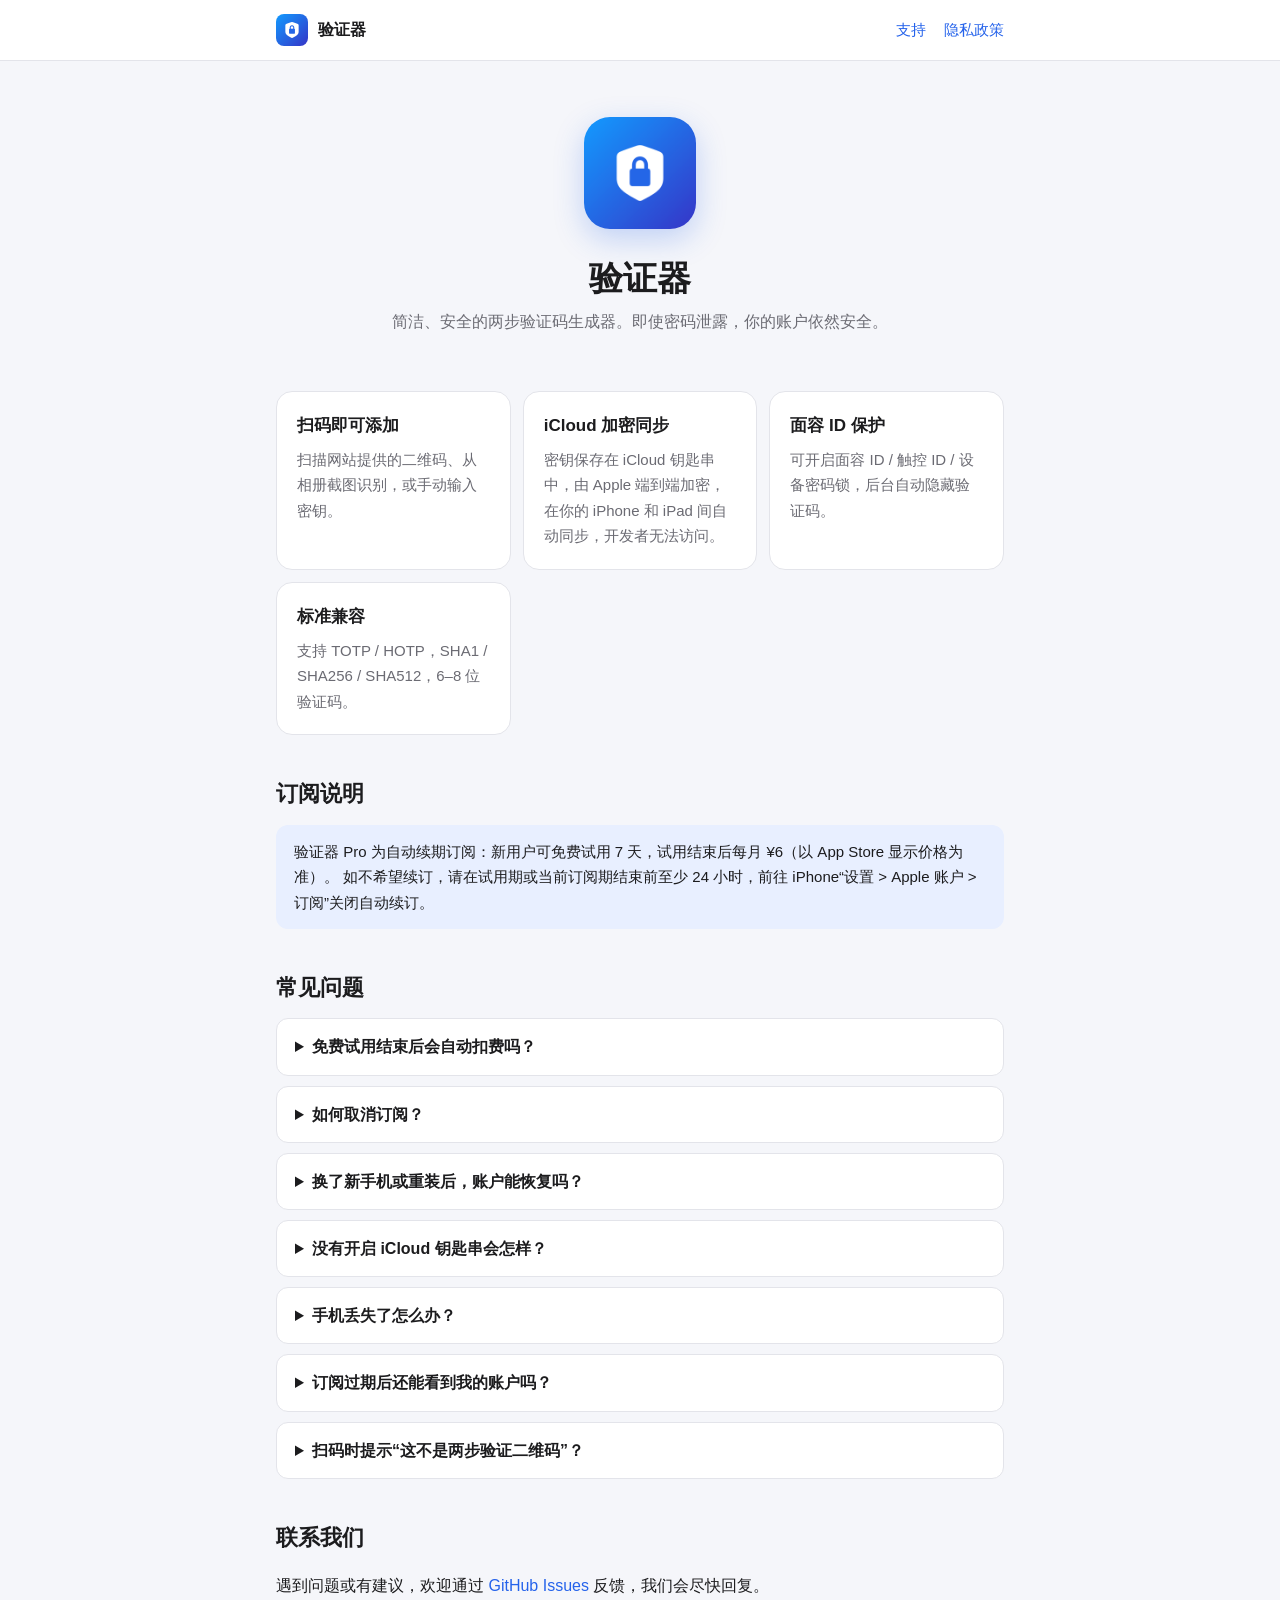
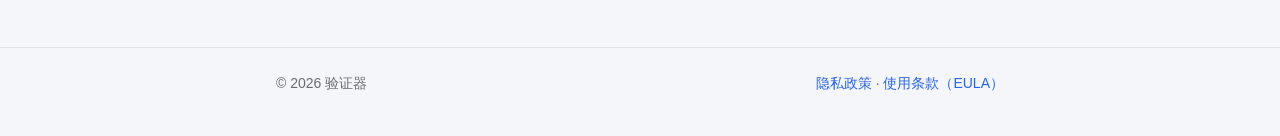
<file: index.html>
<!DOCTYPE html>
<html lang="zh-Hans">
<head>
  <meta charset="utf-8">
  <meta name="viewport" content="width=device-width, initial-scale=1">
  <title>验证器 - 安全的两步验证码生成器</title>
  <meta name="description" content="验证器是一款简洁、安全的 iOS 两步验证（2FA）应用，密钥通过 iCloud 钥匙串端到端加密同步，并由面容 ID 保护。">
  <link rel="icon" href="assets/icon.png">
  <link rel="apple-touch-icon" href="assets/icon.png">
  <link rel="stylesheet" href="style.css">
</head>
<body>
  <header class="site">
    <div class="wrap">
      <a class="brand" href="./"><img src="assets/icon.png" alt="">验证器</a>
      <nav class="links">
        <a href="#support">支持</a>
        <a href="privacy.html">隐私政策</a>
      </nav>
    </div>
  </header>

  <main class="wrap">
    <div class="hero">
      <img src="assets/icon.png" alt="验证器图标">
      <h1>验证器</h1>
      <p>简洁、安全的两步验证码生成器。即使密码泄露，你的账户依然安全。</p>
    </div>

    <div class="grid">
      <div class="card">
        <h3>扫码即可添加</h3>
        <p>扫描网站提供的二维码、从相册截图识别，或手动输入密钥。</p>
      </div>
      <div class="card">
        <h3>iCloud 加密同步</h3>
        <p>密钥保存在 iCloud 钥匙串中，由 Apple 端到端加密，在你的 iPhone 和 iPad 间自动同步，开发者无法访问。</p>
      </div>
      <div class="card">
        <h3>面容 ID 保护</h3>
        <p>可开启面容 ID / 触控 ID / 设备密码锁，后台自动隐藏验证码。</p>
      </div>
      <div class="card">
        <h3>标准兼容</h3>
        <p>支持 TOTP / HOTP，SHA1 / SHA256 / SHA512，6–8 位验证码。</p>
      </div>
    </div>

    <section id="subscription">
      <h2>订阅说明</h2>
      <div class="notice">
        验证器 Pro 为自动续期订阅：新用户可免费试用 7 天，试用结束后每月 ¥6（以 App Store 显示价格为准）。
        如不希望续订，请在试用期或当前订阅期结束前至少 24 小时，前往 iPhone“设置 &gt; Apple 账户 &gt; 订阅”关闭自动续订。
      </div>
    </section>

    <section id="support">
      <h2>常见问题</h2>

      <details>
        <summary>免费试用结束后会自动扣费吗？</summary>
        <p>会。开始试用即开通了订阅，若在试用结束前 24 小时内仍未取消，Apple 将按月自动扣费 ¥6。试用期内取消不会产生任何费用，并可继续使用到试用期结束。</p>
      </details>

      <details>
        <summary>如何取消订阅？</summary>
        <ol>
          <li>打开 iPhone 的“设置”App；</li>
          <li>轻点顶部你的名字，进入“订阅”；</li>
          <li>选择“验证器 Pro”，轻点“取消订阅”。</li>
        </ol>
        <p>也可以在验证器的“设置 &gt; 管理订阅”中直接操作。</p>
      </details>

      <details>
        <summary>换了新手机或重装后，账户能恢复吗？</summary>
        <p>可以。账户保存在 iCloud 钥匙串中，只要新设备登录同一 Apple 账户并开启了 iCloud 钥匙串（“设置 &gt; Apple 账户 &gt; iCloud &gt; 密码”），打开验证器后账户会自动出现（首次同步可能需要几分钟，可在列表下拉刷新）。订阅会随 Apple 账户自动恢复，也可点击“恢复购买”。</p>
      </details>

      <details>
        <summary>没有开启 iCloud 钥匙串会怎样？</summary>
        <p>账户仍可正常使用，但只保存在当前设备上，换机时不会自动恢复。你也可以随时通过每个账户的“编辑 &gt; 导出二维码”手动迁移。</p>
      </details>

      <details>
        <summary>手机丢失了怎么办？</summary>
        <p>如果开启了 iCloud 钥匙串，在新设备上登录同一 Apple 账户即可找回所有账户。否则请使用各网站在开启两步验证时提供的“备用码/恢复码”登录，然后重新绑定验证器。</p>
      </details>

      <details>
        <summary>订阅过期后还能看到我的账户吗？</summary>
        <p>订阅过期后无法查看验证码，但你仍然可以在订阅页面点击“导出账户”，把账户迁移到其他验证器应用，数据不会被锁住。</p>
      </details>

      <details>
        <summary>扫码时提示“这不是两步验证二维码”？</summary>
        <p>验证器支持标准的 otpauth:// 二维码。请确认扫描的是网站“身份验证器应用 / Authenticator App”选项下显示的二维码，而不是登录二维码或短信验证。</p>
      </details>
    </section>

    <section id="contact">
      <h2>联系我们</h2>
      <p>遇到问题或有建议，欢迎通过
        <a href="https://github.com/YPLiang19/auth-app-privacy-policy/issues">GitHub Issues</a>
        反馈，我们会尽快回复。</p>
    </section>
  </main>

  <footer class="site">
    <div class="wrap">
      <span>© 2026 验证器</span>
      <span>
        <a href="privacy.html">隐私政策</a> ·
        <a href="https://www.apple.com/legal/internet-services/itunes/dev/stdeula/">使用条款（EULA）</a>
      </span>
    </div>
  </footer>
</body>
</html>
</file>
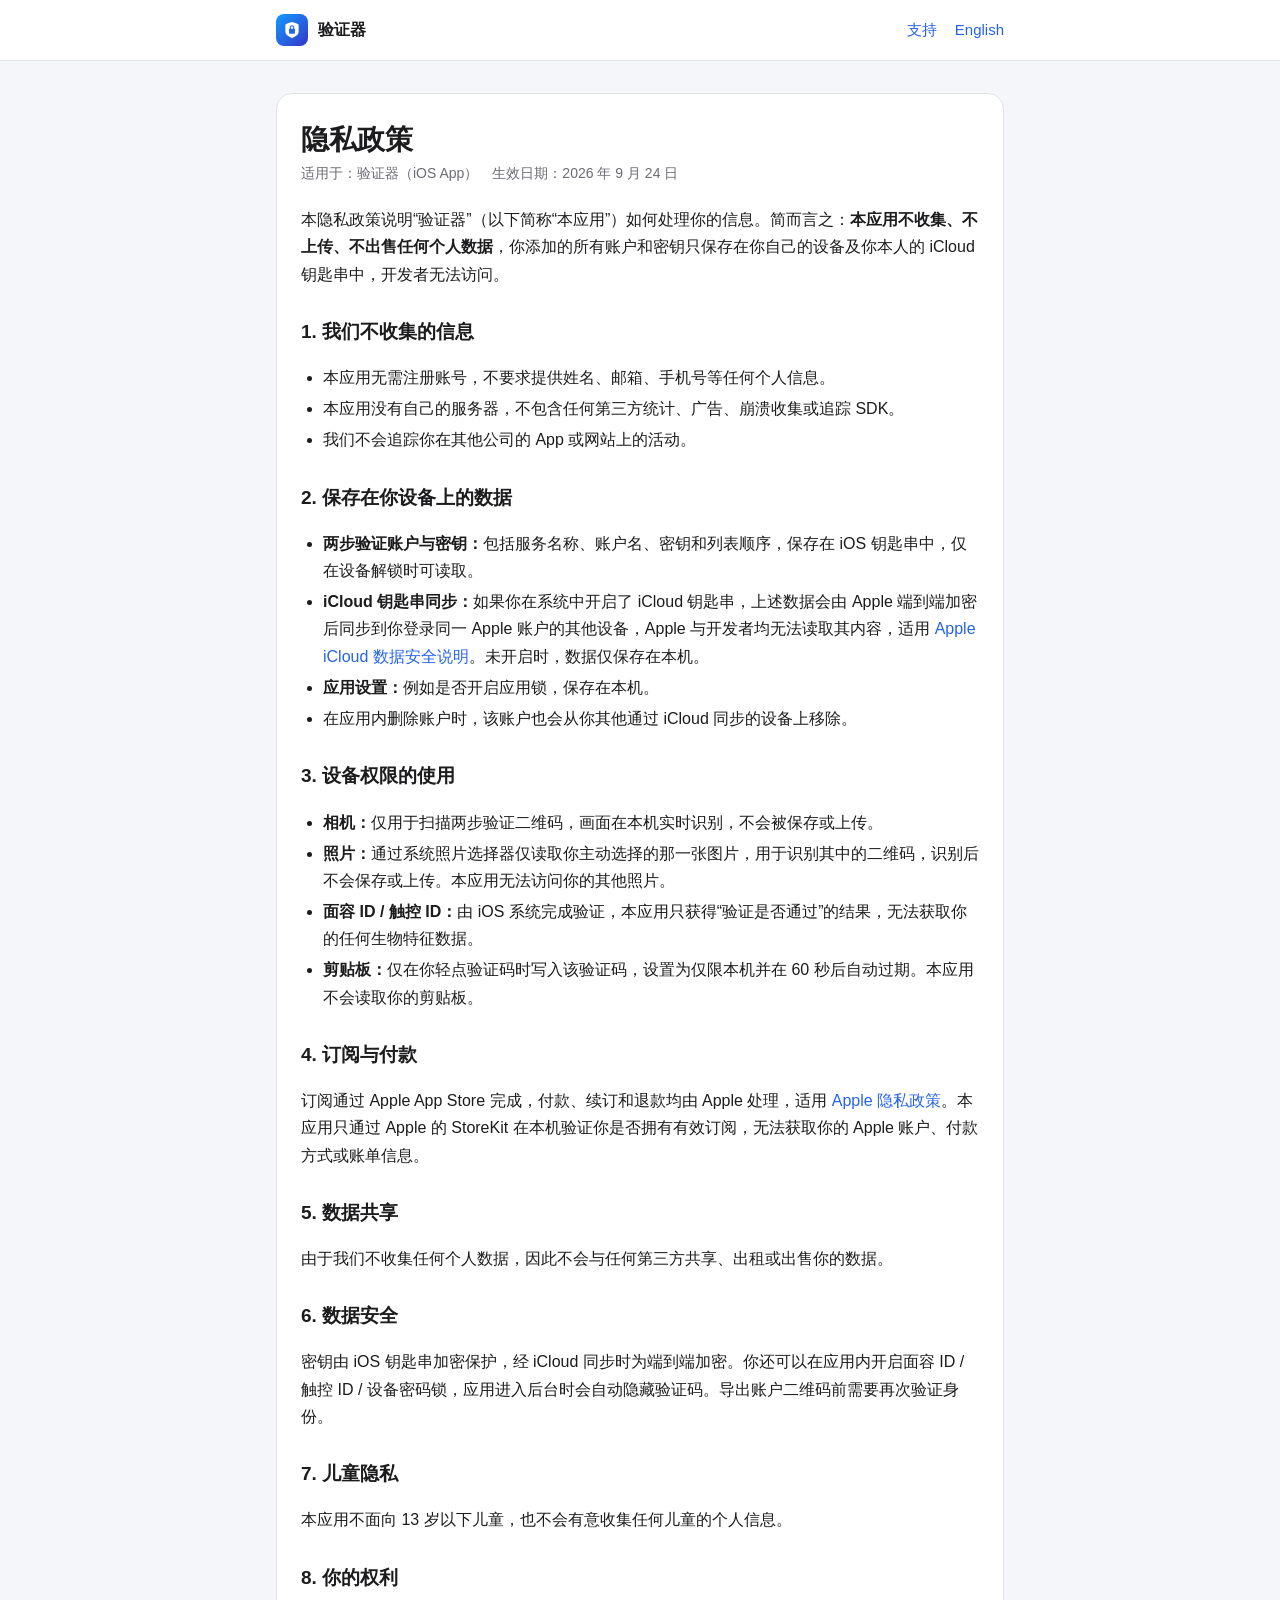
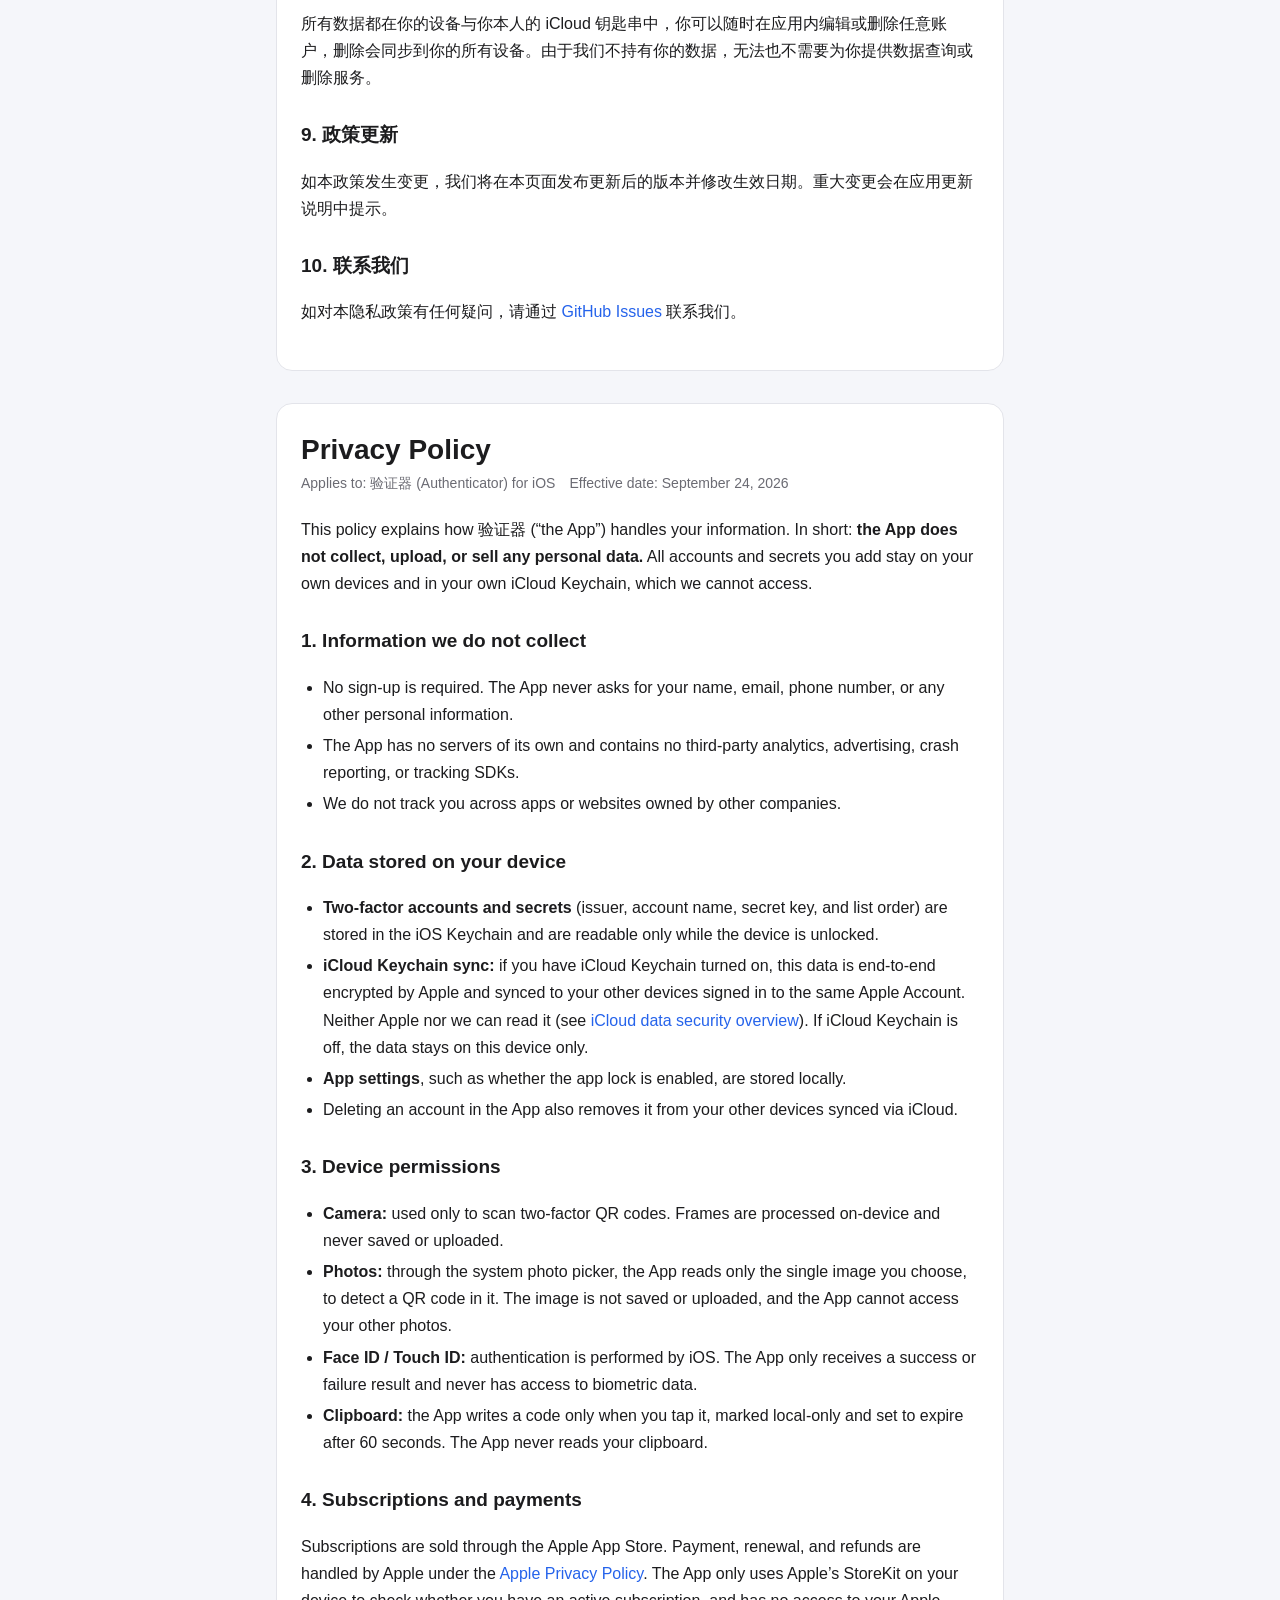
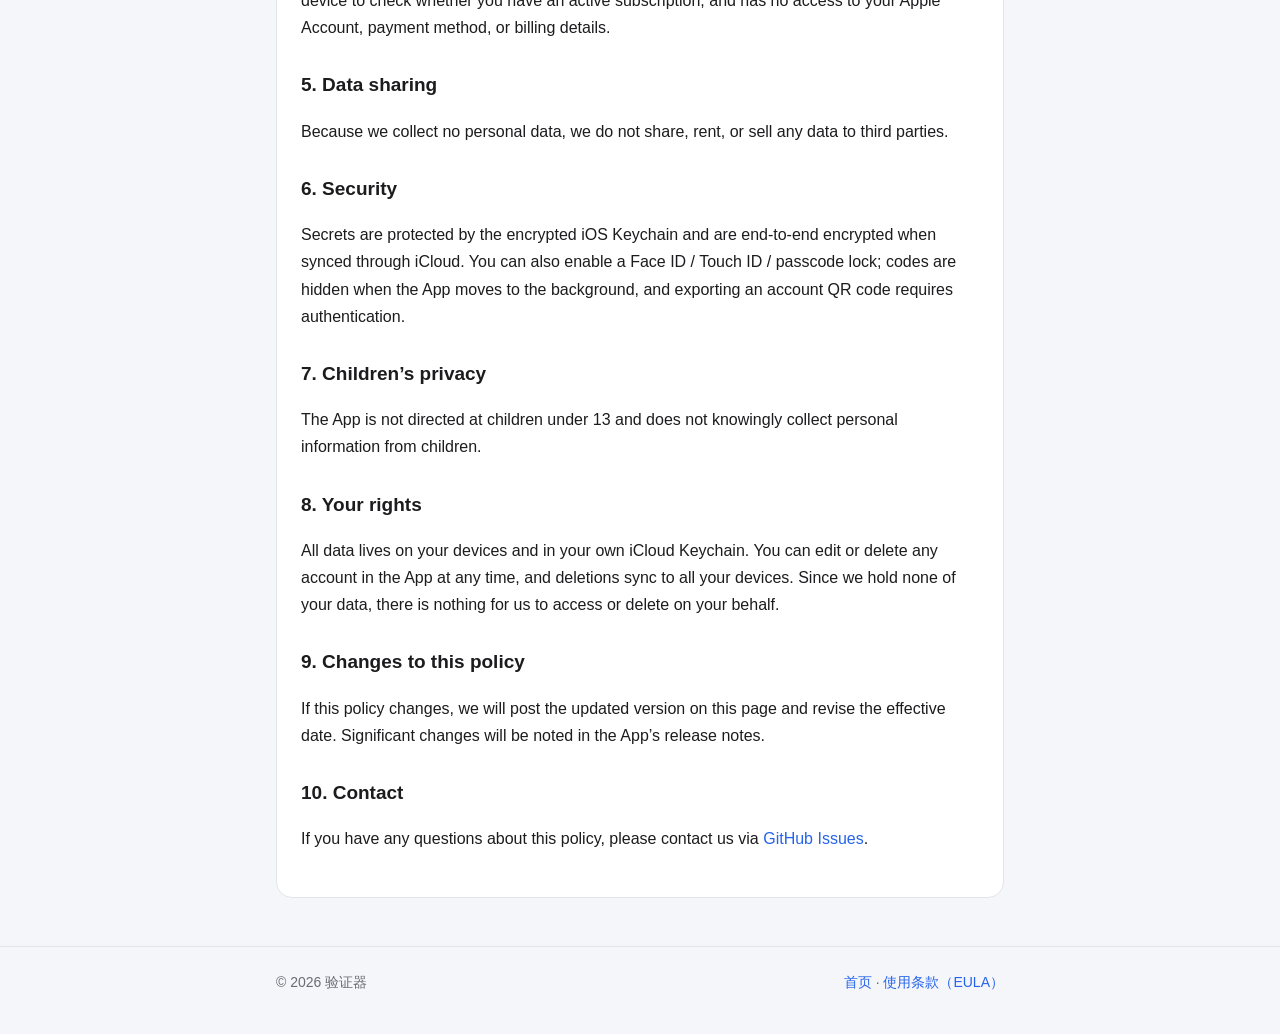
<file: privacy.html>
<!DOCTYPE html>
<html lang="zh-Hans">
<head>
  <meta charset="utf-8">
  <meta name="viewport" content="width=device-width, initial-scale=1">
  <title>隐私政策 - 验证器</title>
  <meta name="description" content="验证器（iOS 两步验证应用）隐私政策：我们不收集任何个人数据，密钥仅保存在你的设备与你自己的 iCloud 钥匙串中。">
  <link rel="icon" href="assets/icon.png">
  <link rel="stylesheet" href="style.css">
</head>
<body>
  <header class="site">
    <div class="wrap">
      <a class="brand" href="./"><img src="assets/icon.png" alt="">验证器</a>
      <nav class="links">
        <a href="./#support">支持</a>
        <a href="#en">English</a>
      </nav>
    </div>
  </header>

  <main class="wrap">
    <article class="doc" id="zh">
      <h1>隐私政策</h1>
      <p class="meta">适用于：验证器（iOS App）　生效日期：2026 年 9 月 24 日</p>

      <p>本隐私政策说明“验证器”（以下简称“本应用”）如何处理你的信息。简而言之：<strong>本应用不收集、不上传、不出售任何个人数据</strong>，你添加的所有账户和密钥只保存在你自己的设备及你本人的 iCloud 钥匙串中，开发者无法访问。</p>

      <h2>1. 我们不收集的信息</h2>
      <ul>
        <li>本应用无需注册账号，不要求提供姓名、邮箱、手机号等任何个人信息。</li>
        <li>本应用没有自己的服务器，不包含任何第三方统计、广告、崩溃收集或追踪 SDK。</li>
        <li>我们不会追踪你在其他公司的 App 或网站上的活动。</li>
      </ul>

      <h2>2. 保存在你设备上的数据</h2>
      <ul>
        <li><strong>两步验证账户与密钥：</strong>包括服务名称、账户名、密钥和列表顺序，保存在 iOS 钥匙串中，仅在设备解锁时可读取。</li>
        <li><strong>iCloud 钥匙串同步：</strong>如果你在系统中开启了 iCloud 钥匙串，上述数据会由 Apple 端到端加密后同步到你登录同一 Apple 账户的其他设备，Apple 与开发者均无法读取其内容，适用 <a href="https://support.apple.com/zh-cn/102651">Apple iCloud 数据安全说明</a>。未开启时，数据仅保存在本机。</li>
        <li><strong>应用设置：</strong>例如是否开启应用锁，保存在本机。</li>
        <li>在应用内删除账户时，该账户也会从你其他通过 iCloud 同步的设备上移除。</li>
      </ul>

      <h2>3. 设备权限的使用</h2>
      <ul>
        <li><strong>相机：</strong>仅用于扫描两步验证二维码，画面在本机实时识别，不会被保存或上传。</li>
        <li><strong>照片：</strong>通过系统照片选择器仅读取你主动选择的那一张图片，用于识别其中的二维码，识别后不会保存或上传。本应用无法访问你的其他照片。</li>
        <li><strong>面容 ID / 触控 ID：</strong>由 iOS 系统完成验证，本应用只获得“验证是否通过”的结果，无法获取你的任何生物特征数据。</li>
        <li><strong>剪贴板：</strong>仅在你轻点验证码时写入该验证码，设置为仅限本机并在 60 秒后自动过期。本应用不会读取你的剪贴板。</li>
      </ul>

      <h2>4. 订阅与付款</h2>
      <p>订阅通过 Apple App Store 完成，付款、续订和退款均由 Apple 处理，适用 <a href="https://www.apple.com/legal/privacy/">Apple 隐私政策</a>。本应用只通过 Apple 的 StoreKit 在本机验证你是否拥有有效订阅，无法获取你的 Apple 账户、付款方式或账单信息。</p>

      <h2>5. 数据共享</h2>
      <p>由于我们不收集任何个人数据，因此不会与任何第三方共享、出租或出售你的数据。</p>

      <h2>6. 数据安全</h2>
      <p>密钥由 iOS 钥匙串加密保护，经 iCloud 同步时为端到端加密。你还可以在应用内开启面容 ID / 触控 ID / 设备密码锁，应用进入后台时会自动隐藏验证码。导出账户二维码前需要再次验证身份。</p>

      <h2>7. 儿童隐私</h2>
      <p>本应用不面向 13 岁以下儿童，也不会有意收集任何儿童的个人信息。</p>

      <h2>8. 你的权利</h2>
      <p>所有数据都在你的设备与你本人的 iCloud 钥匙串中，你可以随时在应用内编辑或删除任意账户，删除会同步到你的所有设备。由于我们不持有你的数据，无法也不需要为你提供数据查询或删除服务。</p>

      <h2>9. 政策更新</h2>
      <p>如本政策发生变更，我们将在本页面发布更新后的版本并修改生效日期。重大变更会在应用更新说明中提示。</p>

      <h2>10. 联系我们</h2>
      <p>如对本隐私政策有任何疑问，请通过 <a href="https://github.com/YPLiang19/auth-app-privacy-policy/issues">GitHub Issues</a> 联系我们。</p>
    </article>

    <article class="doc" id="en" lang="en">
      <h1>Privacy Policy</h1>
      <p class="meta">Applies to: 验证器 (Authenticator) for iOS　Effective date: September 24, 2026</p>

      <p>This policy explains how 验证器 (“the App”) handles your information. In short: <strong>the App does not collect, upload, or sell any personal data.</strong> All accounts and secrets you add stay on your own devices and in your own iCloud Keychain, which we cannot access.</p>

      <h2>1. Information we do not collect</h2>
      <ul>
        <li>No sign-up is required. The App never asks for your name, email, phone number, or any other personal information.</li>
        <li>The App has no servers of its own and contains no third-party analytics, advertising, crash reporting, or tracking SDKs.</li>
        <li>We do not track you across apps or websites owned by other companies.</li>
      </ul>

      <h2>2. Data stored on your device</h2>
      <ul>
        <li><strong>Two-factor accounts and secrets</strong> (issuer, account name, secret key, and list order) are stored in the iOS Keychain and are readable only while the device is unlocked.</li>
        <li><strong>iCloud Keychain sync:</strong> if you have iCloud Keychain turned on, this data is end-to-end encrypted by Apple and synced to your other devices signed in to the same Apple Account. Neither Apple nor we can read it (see <a href="https://support.apple.com/102651">iCloud data security overview</a>). If iCloud Keychain is off, the data stays on this device only.</li>
        <li><strong>App settings</strong>, such as whether the app lock is enabled, are stored locally.</li>
        <li>Deleting an account in the App also removes it from your other devices synced via iCloud.</li>
      </ul>

      <h2>3. Device permissions</h2>
      <ul>
        <li><strong>Camera:</strong> used only to scan two-factor QR codes. Frames are processed on-device and never saved or uploaded.</li>
        <li><strong>Photos:</strong> through the system photo picker, the App reads only the single image you choose, to detect a QR code in it. The image is not saved or uploaded, and the App cannot access your other photos.</li>
        <li><strong>Face ID / Touch ID:</strong> authentication is performed by iOS. The App only receives a success or failure result and never has access to biometric data.</li>
        <li><strong>Clipboard:</strong> the App writes a code only when you tap it, marked local-only and set to expire after 60 seconds. The App never reads your clipboard.</li>
      </ul>

      <h2>4. Subscriptions and payments</h2>
      <p>Subscriptions are sold through the Apple App Store. Payment, renewal, and refunds are handled by Apple under the <a href="https://www.apple.com/legal/privacy/">Apple Privacy Policy</a>. The App only uses Apple’s StoreKit on your device to check whether you have an active subscription, and has no access to your Apple Account, payment method, or billing details.</p>

      <h2>5. Data sharing</h2>
      <p>Because we collect no personal data, we do not share, rent, or sell any data to third parties.</p>

      <h2>6. Security</h2>
      <p>Secrets are protected by the encrypted iOS Keychain and are end-to-end encrypted when synced through iCloud. You can also enable a Face ID / Touch ID / passcode lock; codes are hidden when the App moves to the background, and exporting an account QR code requires authentication.</p>

      <h2>7. Children’s privacy</h2>
      <p>The App is not directed at children under 13 and does not knowingly collect personal information from children.</p>

      <h2>8. Your rights</h2>
      <p>All data lives on your devices and in your own iCloud Keychain. You can edit or delete any account in the App at any time, and deletions sync to all your devices. Since we hold none of your data, there is nothing for us to access or delete on your behalf.</p>

      <h2>9. Changes to this policy</h2>
      <p>If this policy changes, we will post the updated version on this page and revise the effective date. Significant changes will be noted in the App’s release notes.</p>

      <h2>10. Contact</h2>
      <p>If you have any questions about this policy, please contact us via <a href="https://github.com/YPLiang19/auth-app-privacy-policy/issues">GitHub Issues</a>.</p>
    </article>
  </main>

  <footer class="site">
    <div class="wrap">
      <span>© 2026 验证器</span>
      <span><a href="./">首页</a> · <a href="https://www.apple.com/legal/internet-services/itunes/dev/stdeula/">使用条款（EULA）</a></span>
    </div>
  </footer>
</body>
</html>
</file>
<file: style.css>
:root {
  --bg: #f5f6fa;
  --surface: #ffffff;
  --text: #1c1c1e;
  --muted: #6b6b73;
  --border: #e3e4ea;
  --accent: #2563eb;
  --accent-soft: #e8efff;
  --radius: 16px;
  color-scheme: light;
}

@media (prefers-color-scheme: dark) {
  :root {
    --bg: #0f1115;
    --surface: #181b21;
    --text: #f2f2f5;
    --muted: #a0a3ad;
    --border: #2a2e37;
    --accent: #5b8cff;
    --accent-soft: #1d2740;
    color-scheme: dark;
  }
}

* { box-sizing: border-box; }

body {
  margin: 0;
  background: var(--bg);
  color: var(--text);
  font-family: -apple-system, BlinkMacSystemFont, "SF Pro Text", "PingFang SC",
    "Hiragino Sans GB", "Microsoft YaHei", "Helvetica Neue", Arial, sans-serif;
  font-size: 16px;
  line-height: 1.7;
  -webkit-font-smoothing: antialiased;
}

a { color: var(--accent); text-decoration: none; }
a:hover { text-decoration: underline; }

.wrap { max-width: 760px; margin: 0 auto; padding: 0 16px; }

header.site {
  border-bottom: 1px solid var(--border);
  background: var(--surface);
}
header.site .wrap {
  display: flex;
  align-items: center;
  justify-content: space-between;
  gap: 12px;
  min-height: 60px;
  flex-wrap: wrap;
}
.brand {
  display: flex;
  align-items: center;
  gap: 10px;
  font-weight: 600;
  color: var(--text);
}
.brand:hover { text-decoration: none; }
.brand img { width: 32px; height: 32px; border-radius: 8px; }
nav.links { display: flex; gap: 18px; font-size: 15px; }

.hero { text-align: center; padding: 56px 0 32px; }
.hero img {
  width: 112px;
  height: 112px;
  border-radius: 26px;
  box-shadow: 0 10px 30px rgba(37, 99, 235, 0.25);
}
.hero h1 { font-size: 34px; margin: 20px 0 8px; line-height: 1.25; }
.hero p { color: var(--muted); margin: 0 auto; max-width: 520px; }

.grid {
  display: grid;
  grid-template-columns: repeat(auto-fit, minmax(220px, 1fr));
  gap: 12px;
  margin: 24px 0;
}

.card {
  background: var(--surface);
  border: 1px solid var(--border);
  border-radius: var(--radius);
  padding: 20px;
}
.card h3 { margin: 0 0 6px; font-size: 17px; }
.card p { margin: 0; color: var(--muted); font-size: 15px; }

section { margin: 40px 0; }
section > h2 { font-size: 22px; margin: 0 0 12px; }

details {
  background: var(--surface);
  border: 1px solid var(--border);
  border-radius: 12px;
  padding: 14px 18px;
  margin-bottom: 10px;
}
details summary { cursor: pointer; font-weight: 600; }
details p, details ol, details ul { color: var(--muted); margin: 10px 0 0; }

.notice {
  background: var(--accent-soft);
  border-radius: 12px;
  padding: 14px 18px;
  font-size: 15px;
}

article.doc {
  background: var(--surface);
  border: 1px solid var(--border);
  border-radius: var(--radius);
  padding: 28px 24px;
  margin: 32px 0;
}
article.doc h1 { font-size: 28px; margin: 0 0 4px; line-height: 1.3; }
article.doc h2 { font-size: 19px; margin: 28px 0 8px; }
article.doc .meta { color: var(--muted); font-size: 14px; margin: 0 0 20px; }
article.doc ul { padding-left: 22px; }
article.doc li { margin: 4px 0; }

.lang-switch { font-size: 14px; color: var(--muted); }

footer.site {
  border-top: 1px solid var(--border);
  color: var(--muted);
  font-size: 14px;
  padding: 24px 0 40px;
  margin-top: 48px;
}
footer.site .wrap { display: flex; flex-wrap: wrap; gap: 8px 20px; justify-content: space-between; }

@media (max-width: 520px) {
  .hero h1 { font-size: 28px; }
  article.doc { padding: 22px 16px; }
  nav.links { gap: 14px; }
}
</file>
